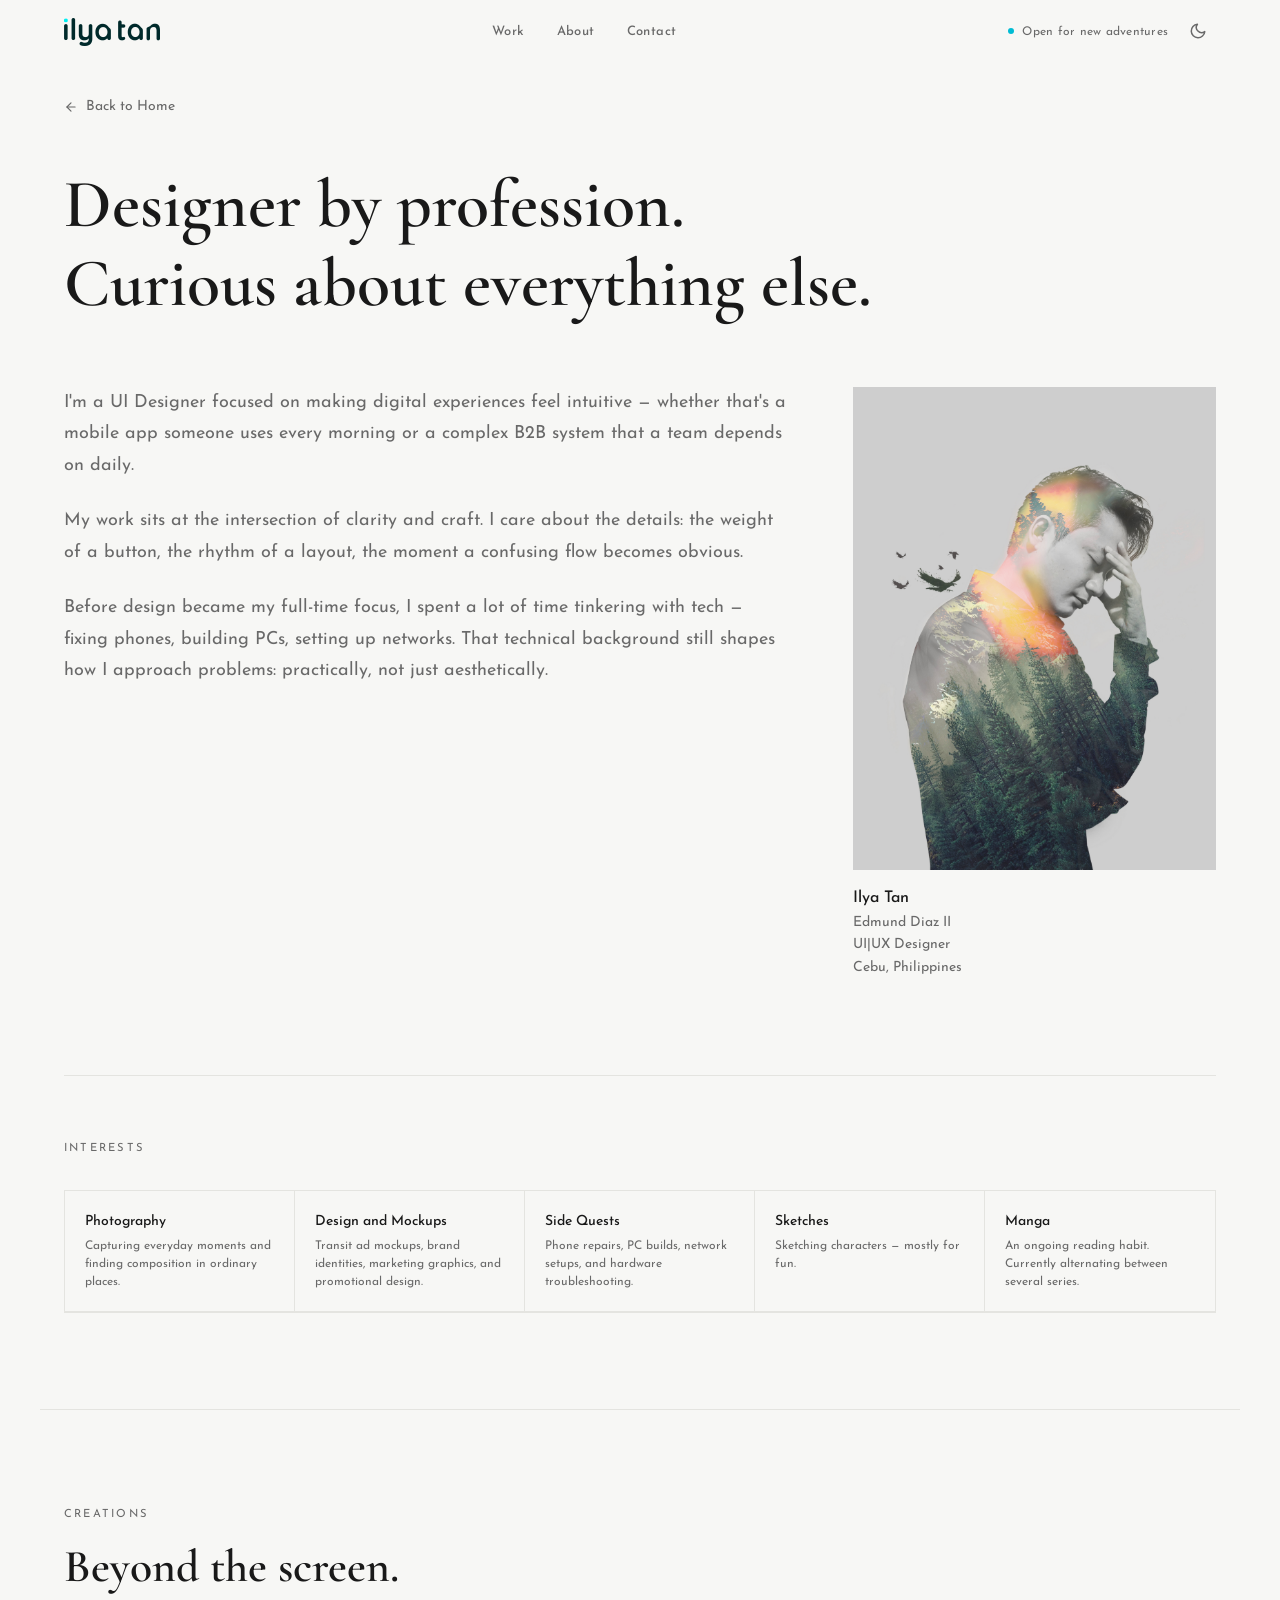
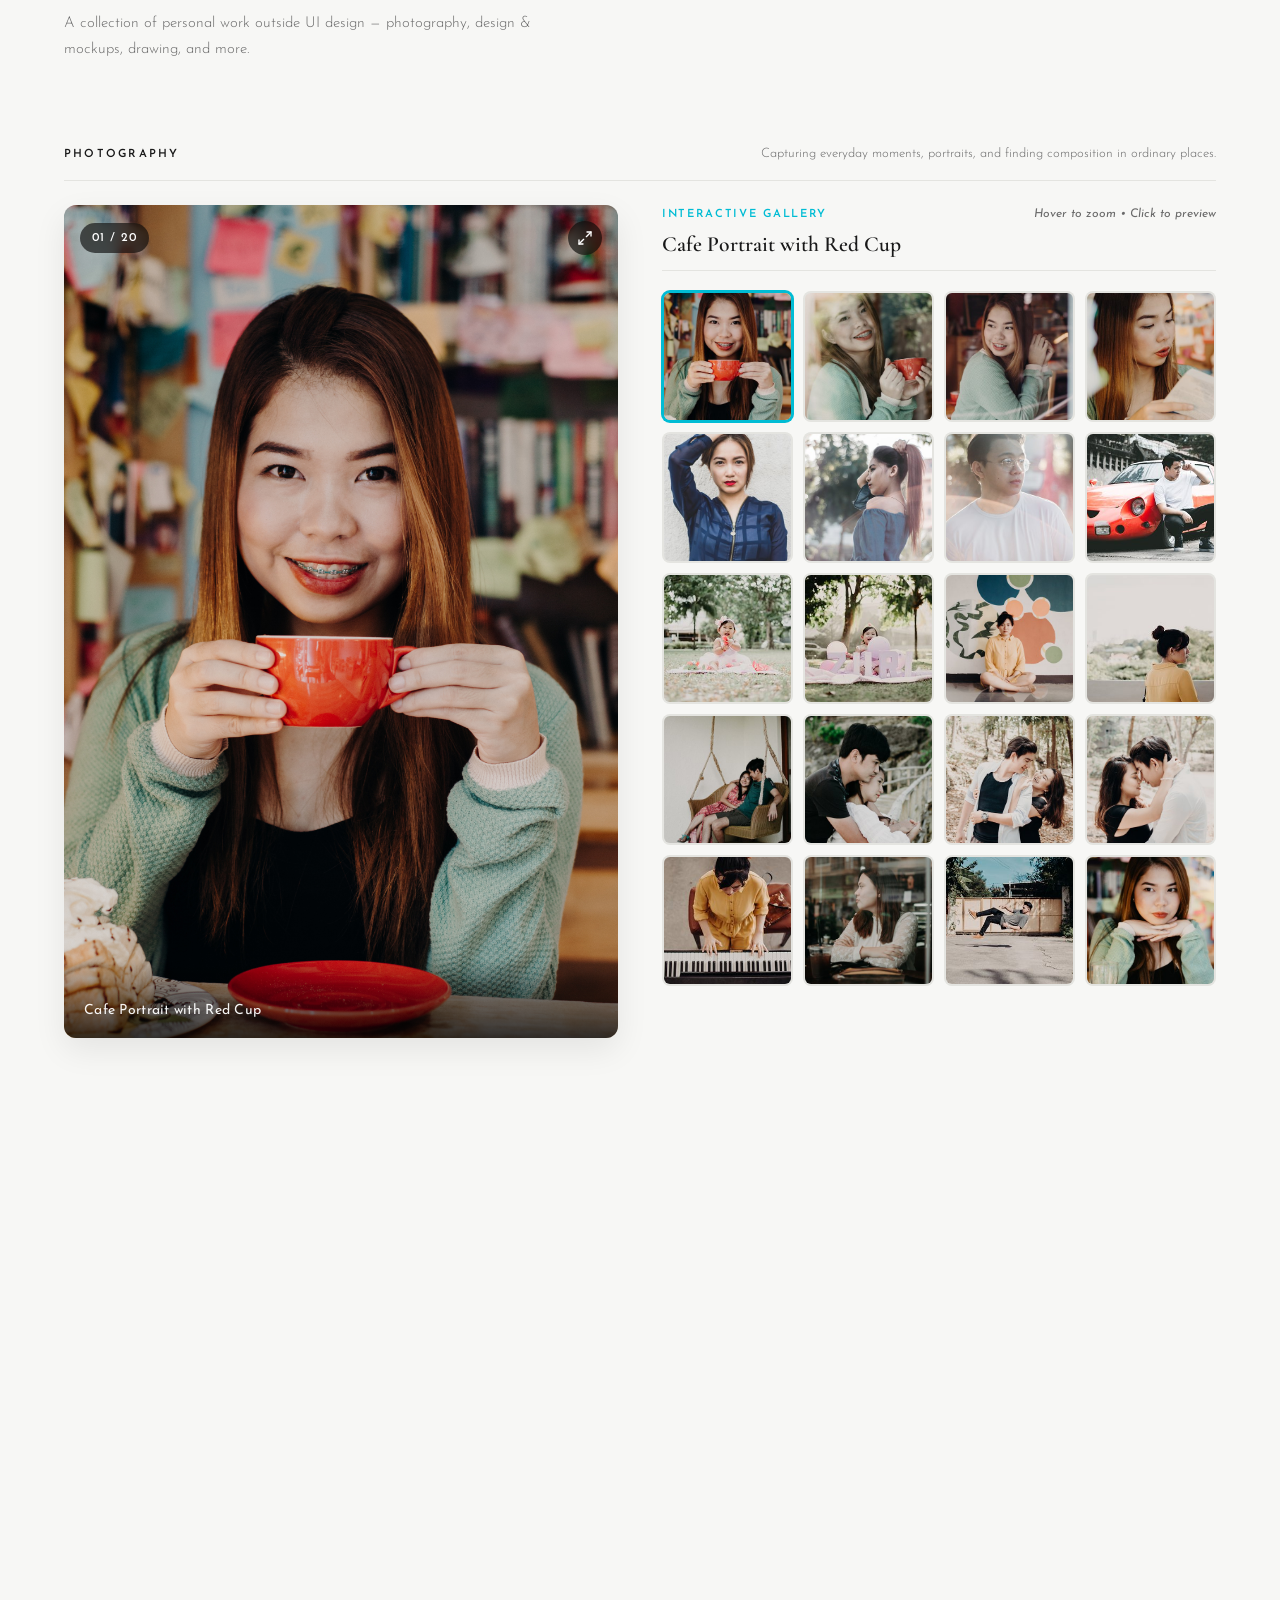
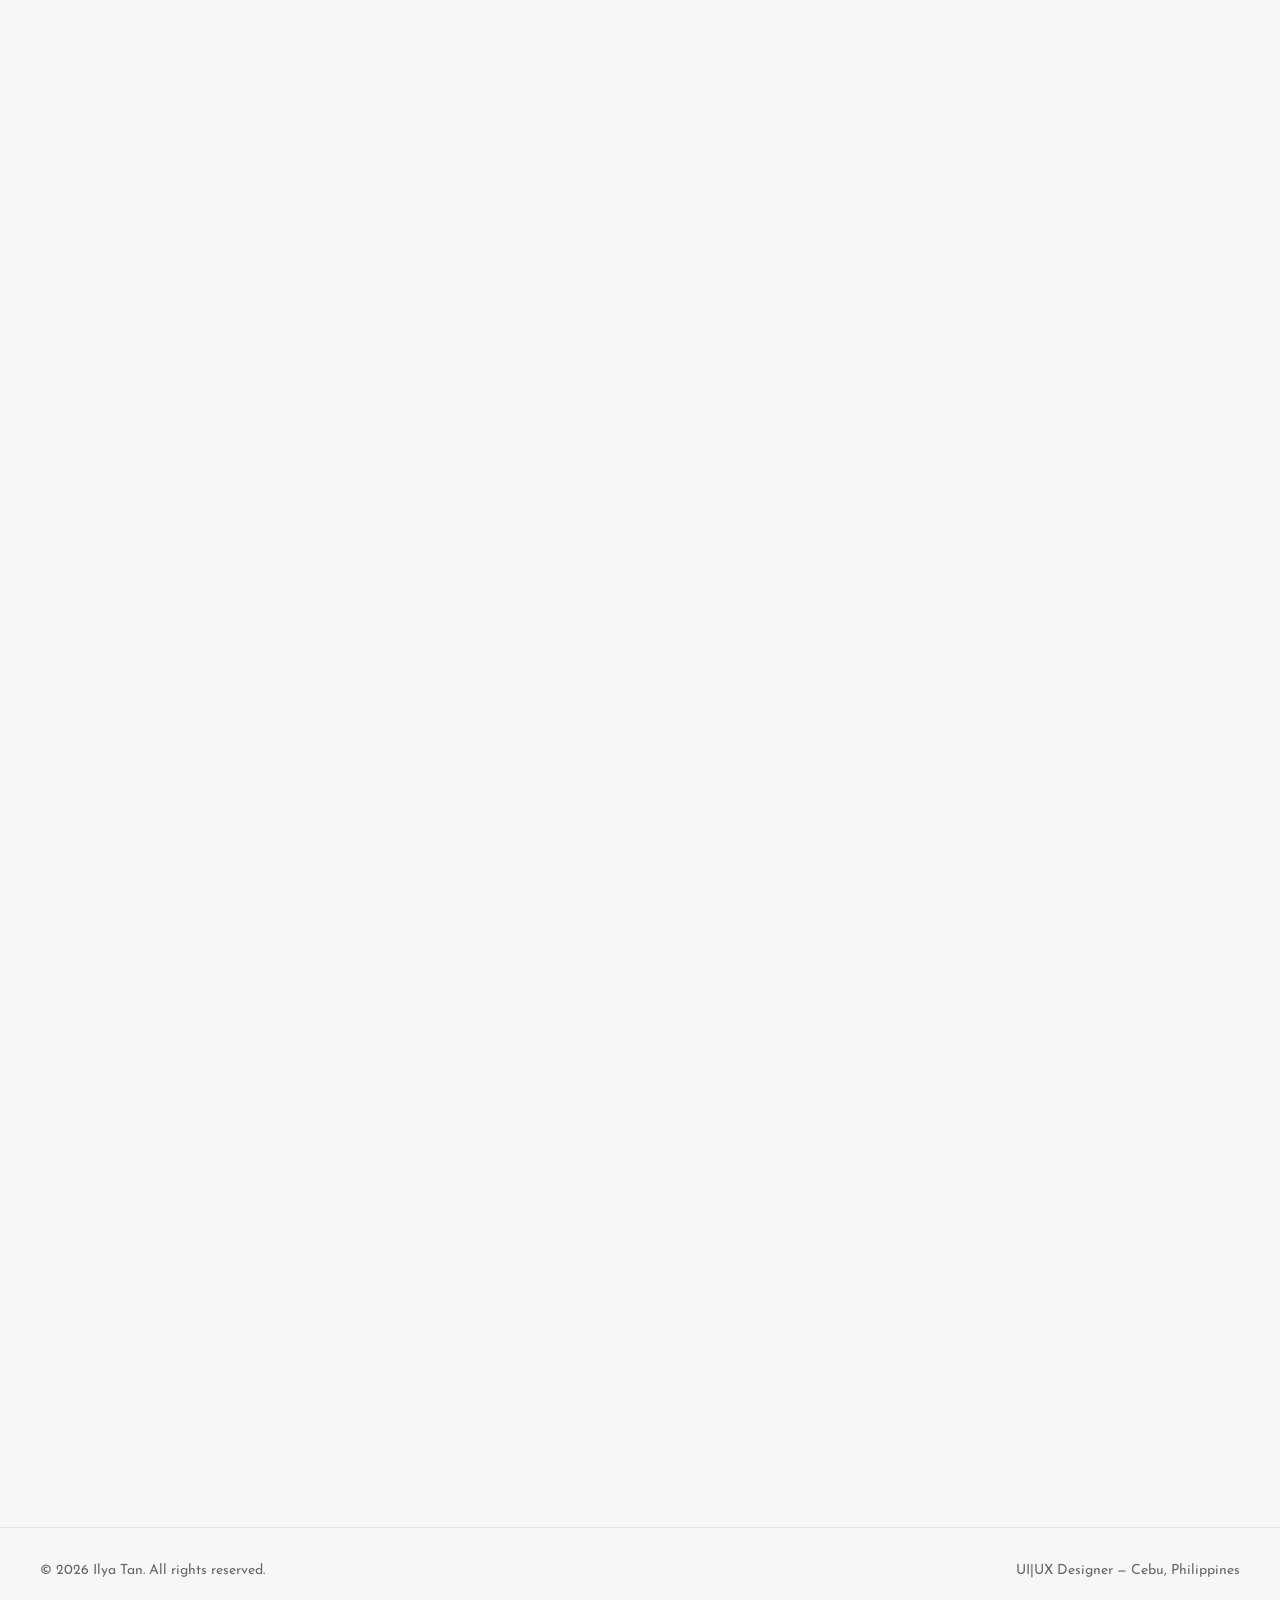
<file: pages/about.html>
<!doctype html>
<html lang="en" data-theme="light">
<head>
  <meta charset="UTF-8">
  <link rel="icon" type="image/svg+xml" href="../images/favicon.svg?v=2">
  <link rel="shortcut icon" href="../images/favicon.svg?v=2">
  <link rel="alternate icon" type="image/png" href="../images/favicon.png?v=2">
  <meta name="viewport" content="width=device-width, initial-scale=1.0">
  <meta name="description" content="About Ilya Tan — UI|UX Designer based in Manila, Philippines">
  <title>About — Ilya Tan — UI|UX Designer</title>
  <link rel="preconnect" href="https://fonts.googleapis.com">
  <link rel="preconnect" href="https://fonts.gstatic.com" crossorigin>
  <link href="https://fonts.googleapis.com/css2?family=Cormorant+Garamond:ital,wght@0,400;0,500;0,600;0,700;1,400;1,600;1,700&family=Josefin+Sans:ital,wght@0,300;0,400;0,500;0,600;0,700;1,300;1,400&display=swap" rel="stylesheet">
  <link rel="stylesheet" href="../css/style.css">
  <script>
    (function() {
      var saved = localStorage.getItem('theme');
      var prefersDark = window.matchMedia('(prefers-color-scheme: dark)').matches;
      var theme = (saved === 'dark' || saved === 'light') ? saved : (prefersDark ? 'dark' : 'light');
      document.documentElement.setAttribute('data-theme', theme);
    })();
  </script>
</head>
<body>
  <div id="root"></div>
  <script src="../js/main.js"></script>
</body>
</html>
</file>
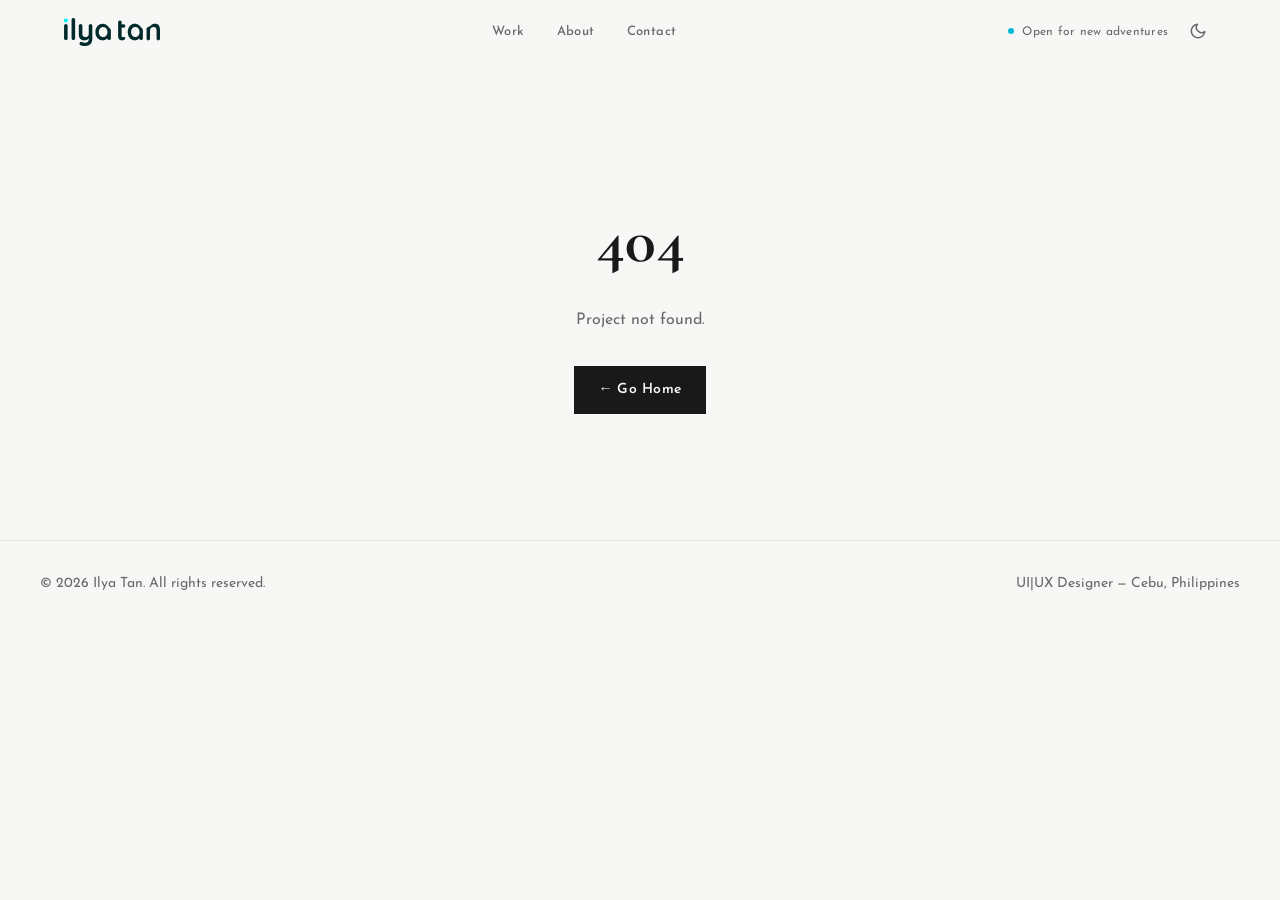
<file: pages/work-detail.html>
<!doctype html>
<html lang="en" data-theme="light">
<head>
  <meta charset="UTF-8">
  <link rel="icon" type="image/svg+xml" href="../images/favicon.svg?v=2">
  <link rel="shortcut icon" href="../images/favicon.svg?v=2">
  <link rel="alternate icon" type="image/png" href="../images/favicon.png?v=2">
  <meta name="viewport" content="width=device-width, initial-scale=1.0">
  <meta name="description" content="Project Case Study — Ilya Tan UI|UX Designer">
  <title>Work — Ilya Tan — UI|UX Designer</title>
  <link rel="preconnect" href="https://fonts.googleapis.com">
  <link rel="preconnect" href="https://fonts.gstatic.com" crossorigin>
  <link href="https://fonts.googleapis.com/css2?family=Cormorant+Garamond:ital,wght@0,400;0,500;0,600;0,700;1,400;1,600;1,700&family=Josefin+Sans:ital,wght@0,300;0,400;0,500;0,600;0,700;1,300;1,400&display=swap" rel="stylesheet">
  <link rel="stylesheet" href="../css/style.css">
  <script>
    (function() {
      var saved = localStorage.getItem('theme');
      var prefersDark = window.matchMedia('(prefers-color-scheme: dark)').matches;
      var theme = (saved === 'dark' || saved === 'light') ? saved : (prefersDark ? 'dark' : 'light');
      document.documentElement.setAttribute('data-theme', theme);
    })();
  </script>
</head>
<body>
  <div id="root"></div>
  <script src="../js/main.js"></script>
</body>
</html>
</file>
<file: css/style.css>
/* ============================================================
   ILYA TAN — UI Designer Portfolio
   Main Stylesheet
   ============================================================ */

/* ── Google Fonts ─────────────────────────────────────────── */
@import url('https://fonts.googleapis.com/css2?family=Cormorant+Garamond:ital,wght@0,400;0,500;0,600;0,700;1,400;1,600;1,700&family=Josefin+Sans:ital,wght@0,300;0,400;0,500;0,600;0,700;1,300;1,400&display=swap');

/* ── CSS Variables ────────────────────────────────────────── */
:root {
  --bg: #F7F7F5;
  --text-primary: #191919;
  --text-secondary: #696969;
  --border: #E4E4E0;
  --teal: #00BCD4;
  --transition: 0.3s ease;
}

[data-theme="dark"] {
  --bg: #151515;
  --text-primary: #F5F5F2;
  --text-secondary: #A8A8A3;
  --border: #333333;
}

/* ── Reset & Base ─────────────────────────────────────────── */
*, *::before, *::after {
  box-sizing: border-box;
  margin: 0;
  padding: 0;
}

html {
  scroll-behavior: smooth;
  font-size: 16px;
}

body {
  font-family: 'Josefin Sans', system-ui, -apple-system, sans-serif;
  background-color: var(--bg);
  color: var(--text-primary);
  line-height: 1.6;
  -webkit-font-smoothing: antialiased;
  -moz-osx-font-smoothing: grayscale;
  overflow-x: hidden;
  transition: background-color var(--transition), color var(--transition);
}

a {
  text-decoration: none;
  color: inherit;
}

img {
  max-width: 100%;
  display: block;
}

button {
  font-family: inherit;
  cursor: pointer;
  border: none;
  background: none;
  color: inherit;
}

ul {
  list-style: none;
}

/* ── Scrollbar ────────────────────────────────────────────── */
::-webkit-scrollbar { width: 6px; }
::-webkit-scrollbar-track { background: transparent; }
::-webkit-scrollbar-thumb { background: var(--border); border-radius: 3px; }

/* ── Typography helpers ───────────────────────────────────── */
.font-display {
  font-family: 'Cormorant Garamond', Georgia, serif;
}

/* ── Layout ───────────────────────────────────────────────── */
.container {
  max-width: 1200px;
  margin: 0 auto;
  padding: 0 1.5rem;
}

/* ── Focus ────────────────────────────────────────────────── */
:focus-visible {
  outline: 2px solid var(--teal);
  outline-offset: 2px;
  border-radius: 2px;
}

/* ============================================================
   NAVIGATION
   ============================================================ */
.nav {
  position: fixed;
  top: 0;
  left: 0;
  right: 0;
  z-index: 100;
  transition: background-color var(--transition), border-color var(--transition);
}

.nav.scrolled {
  background-color: var(--bg);
  border-bottom: 1px solid var(--border);
  backdrop-filter: blur(8px);
  -webkit-backdrop-filter: blur(8px);
}

.nav__inner {
  max-width: 1200px;
  margin: 0 auto;
  padding: 0 1.5rem;
  height: 64px;
  display: flex;
  align-items: center;
  justify-content: space-between;
}

.nav__logo img {
  height: 28px;
  width: auto;
  display: block;
}

/* Dual logo: light/dark mode switching */
.nav__logo .logo-light { display: block; }
.nav__logo .logo-dark  { display: none; }

[data-theme="dark"] .nav__logo .logo-light { display: none; }
[data-theme="dark"] .nav__logo .logo-dark  { display: block; }

/* Available badge in nav */
.nav__available {
  display: inline-flex;
  align-items: center;
  gap: 0.5rem;
  font-size: 0.75rem;
  color: var(--text-secondary);
  letter-spacing: 0.02em;
  line-height: 1;
}

.nav__available span {
  display: inline-block;
  line-height: 1;
  position: relative;
}

.nav__available-dot {
  width: 6px;
  height: 6px;
  border-radius: 50%;
  background-color: var(--teal);
  flex-shrink: 0;
  position: relative;
  top: -1px; /* Optical center alignment with text */
  animation: pulse 2.5s ease-in-out infinite;
}

@keyframes pulse {
  0%, 100% { opacity: 1; }
  50% { opacity: 0.4; }
}

.nav__right {
  display: flex;
  align-items: center;
  gap: 0.75rem;
}

.nav__links {
  display: flex;
  align-items: center;
  gap: 2rem;
}

.nav__links a {
  font-size: 0.8125rem;
  font-weight: 500;
  color: var(--text-secondary);
  transition: color 0.2s ease;
  letter-spacing: 0.03em;
}

.nav__links a:hover {
  color: var(--text-primary);
}

.nav__theme-btn {
  display: flex;
  align-items: center;
  justify-content: center;
  width: 36px;
  height: 36px;
  border-radius: 50%;
  color: var(--text-secondary);
  transition: color 0.2s ease;
}

.nav__theme-btn:hover {
  color: var(--text-primary);
}

.nav__theme-btn svg {
  width: 18px;
  height: 18px;
  stroke: currentColor;
  fill: none;
  stroke-width: 2;
  stroke-linecap: round;
  stroke-linejoin: round;
}

.nav__hamburger {
  display: none;
  flex-direction: column;
  gap: 5px;
  padding: 8px;
  color: var(--text-secondary);
}

.nav__hamburger svg {
  width: 20px;
  height: 20px;
  stroke: currentColor;
  fill: none;
  stroke-width: 2;
  stroke-linecap: round;
}

.nav__mobile-menu {
  display: none;
  flex-direction: column;
  background-color: var(--bg);
  border-bottom: 1px solid var(--border);
  padding: 0.5rem 1.5rem 1.5rem;
}

.nav__mobile-menu.open {
  display: flex;
}

.nav__mobile-menu a {
  display: block;
  padding: 0.875rem 0;
  font-size: 1rem;
  font-weight: 500;
  color: var(--text-secondary);
  border-bottom: 1px solid var(--border);
  transition: color 0.2s ease;
}

.nav__mobile-menu a:last-child {
  border-bottom: none;
}

.nav__mobile-menu a:hover {
  color: var(--text-primary);
}

@media (max-width: 767px) {
  .nav__links {
    display: none;
  }
  .nav__hamburger {
    display: flex;
  }
  .nav__right .nav__available {
    display: none;
  }
}

/* ============================================================
   ANIMATIONS — Fade In Up
   ============================================================ */
.fade-in {
  opacity: 0;
  transform: translateY(24px);
  transition: opacity 0.65s ease, transform 0.65s ease;
}

.fade-in.visible {
  opacity: 1;
  transform: translateY(0);
}

@media (prefers-reduced-motion: reduce) {
  .fade-in {
    opacity: 1;
    transform: none;
    transition: none;
  }
}

/* ── Delay helpers ───────────────────────────────────────── */
.delay-100 { transition-delay: 100ms; }
.delay-200 { transition-delay: 200ms; }
.delay-300 { transition-delay: 300ms; }
.delay-400 { transition-delay: 400ms; }
.delay-500 { transition-delay: 500ms; }
.delay-600 { transition-delay: 600ms; }
.delay-700 { transition-delay: 700ms; }

/* ============================================================
   HERO SECTION
   ============================================================ */
.hero {
  position: relative;
  min-height: 100vh;
  display: flex;
  align-items: center;
  overflow: hidden;
  background-color: var(--bg);
}

.hero__content {
  max-width: 1200px;
  margin: 0 auto;
  width: 100%;
  padding: 7rem 1.5rem 6rem;
  position: relative;
  z-index: 1;
}

.hero__label-row {
  font-size: 0.7rem;
  letter-spacing: 0.2em;
  text-transform: uppercase;
  color: var(--text-secondary);
  margin-bottom: 2rem;
  display: flex;
  align-items: center;
  gap: 0.5rem;
  font-weight: 400;
}

.hero__name {
  font-family: 'Josefin Sans', system-ui, sans-serif;
  font-size: clamp(3rem, 8.5vw, 6.5rem);
  font-weight: 700;
  color: var(--text-primary);
  line-height: 1.0;
  margin-bottom: 2rem;
  max-width: 780px;
  letter-spacing: -0.01em;
}

.hero__name em {
  font-family: 'Cormorant Garamond', Georgia, serif;
  font-style: italic;
  color: var(--text-secondary);
  font-weight: 400;
}

.hero__headline {
  font-size: 0.9375rem;
  color: var(--text-secondary);
  max-width: 400px;
  line-height: 1.8;
  margin-bottom: 2.5rem;
  font-weight: 300;
}

.hero__ctas {
  display: flex;
  flex-wrap: wrap;
  gap: 1rem;
}

/* ── Decorative Circles ───────────────────────────────────── */
.hero__deco {
  position: absolute;
  right: -10vw;
  top: 50%;
  transform: translateY(-50%);
  width: clamp(300px, 48vw, 620px);
  height: clamp(300px, 48vw, 620px);
  pointer-events: none;
  z-index: 0;
}

.hero__deco-outer {
  position: absolute;
  inset: 0;
  border-radius: 50%;
  border: 1px solid var(--border);
  opacity: 0.5;
}

.hero__deco-mid {
  position: absolute;
  inset: 8%;
  border-radius: 50%;
  border: 1px solid var(--border);
  opacity: 0.35;
}

.hero__deco-filled {
  position: absolute;
  inset: 20%;
  border-radius: 50%;
  background-color: #EAEAF4;
  opacity: 0.8;
}

[data-theme="dark"] .hero__deco-filled {
  background-color: #1C1C2A;
  opacity: 0.6;
}

/* ── Scroll To Explore ────────────────────────────────────── */
.hero__scroll {
  position: absolute;
  bottom: 2.5rem;
  left: 1.5rem;
  display: flex;
  align-items: center;
  gap: 0.75rem;
  font-size: 0.65rem;
  letter-spacing: 0.22em;
  text-transform: uppercase;
  color: var(--text-secondary);
  z-index: 2;
  font-weight: 400;
  animation: scrollSway 2.8s ease-in-out infinite;
}

.hero__scroll-arrow {
  display: inline-block;
  font-size: 0.8rem;
}

@keyframes scrollSway {
  0%, 100% { transform: translateX(0); }
  50%       { transform: translateX(10px); }
}

@media (min-width: 1024px) {
  .hero__content {
    max-width: 1200px;
  }
}

@media (max-width: 767px) {
  .hero__deco {
    right: -20vw;
    opacity: 0.4;
  }
  .hero__scroll {
    left: 1rem;
    bottom: 1.5rem;
  }
}


/* ============================================================
   SECTION COMMON
   ============================================================ */
.section {
  padding: 6rem 1.5rem;
}

.section--bordered {
  border-top: 1px solid var(--border);
}

.section__eyebrow {
  font-size: 0.7rem;
  text-transform: uppercase;
  letter-spacing: 0.2em;
  color: var(--text-secondary);
  margin-bottom: 1rem;
  font-weight: 400;
}

.section__heading {
  font-family: 'Cormorant Garamond', Georgia, serif;
  font-size: clamp(2rem, 4.5vw, 2.85rem);
  font-weight: 600;
  color: var(--text-primary);
  line-height: 1.2;
}

/* ── Buttons ──────────────────────────────────────────────── */
.btn-primary {
  display: inline-flex;
  align-items: center;
  gap: 0.5rem;
  padding: 0.75rem 1.5rem;
  background-color: var(--text-primary);
  color: var(--bg);
  border: 1px solid var(--text-primary);
  font-size: 0.875rem;
  font-weight: 600;
  transition: background-color 0.25s ease, color 0.25s ease, border-color 0.25s ease;
  white-space: nowrap;
  font-family: 'Josefin Sans', sans-serif;
  letter-spacing: 0.03em;
}

.btn-primary:hover {
  background-color: var(--teal);
  border-color: var(--teal);
  color: #ffffff;
}

.btn-secondary {
  display: inline-flex;
  align-items: center;
  gap: 0.5rem;
  padding: 0.75rem 1.5rem;
  border: 1px solid var(--border);
  color: var(--text-secondary);
  font-size: 0.875rem;
  font-weight: 500;
  transition: color 0.25s ease, border-color 0.25s ease;
  white-space: nowrap;
  font-family: 'Josefin Sans', sans-serif;
}

.btn-secondary:hover {
  color: var(--teal);
  border-color: var(--teal);
}

.btn-icon {
  width: 16px;
  height: 16px;
  stroke: currentColor;
  fill: none;
  stroke-width: 2;
  stroke-linecap: round;
  stroke-linejoin: round;
  flex-shrink: 0;
}

/* ============================================================
   WORK SECTION
   ============================================================ */
.work-header {
  display: flex;
  align-items: baseline;
  justify-content: space-between;
  margin-bottom: 4rem;
}

.work-count {
  font-size: 0.875rem;
  color: var(--text-secondary);
}

/* Featured grid */
.work-grid-featured {
  display: grid;
  grid-template-columns: 1fr;
  gap: 2rem;
  margin-bottom: 2rem;
}

.work-grid-featured__secondary {
  display: flex;
  flex-direction: column;
  gap: 2rem;
}

@media (min-width: 640px) {
  .work-grid-featured__secondary {
    display: grid;
    grid-template-columns: repeat(2, 1fr);
    gap: 2rem;
  }
}

@media (min-width: 1024px) {
  .work-grid-featured {
    grid-template-columns: 7fr 5fr;
  }
  .work-grid-featured__secondary {
    display: flex;
    flex-direction: column;
    gap: 2rem;
  }
}

/* Rest grid */
.work-grid-rest {
  display: grid;
  grid-template-columns: 1fr;
  gap: 2rem;
}

@media (min-width: 640px) {
  .work-grid-rest {
    grid-template-columns: repeat(2, 1fr);
  }
}

/* ── Project Card ─────────────────────────────────────────── */
.project-card {
  display: block;
  cursor: pointer;
}

.project-card__image-wrap {
  position: relative;
  overflow: hidden;
  background-color: var(--border);
  aspect-ratio: 3/2;
}

.project-card--large .project-card__image-wrap {
  aspect-ratio: 4/3;
}

.project-card__image-wrap img {
  width: 100%;
  height: 100%;
  object-fit: cover;
  transition: transform 0.7s ease;
}

.project-card:hover .project-card__image-wrap img {
  transform: scale(1.05);
}

.project-card__overlay {
  position: absolute;
  inset: 0;
  background: rgba(0,0,0,0);
  transition: background 0.3s ease;
}

.project-card:hover .project-card__overlay {
  background: rgba(0,0,0,0.08);
}

.project-card__placeholder {
  width: 100%;
  height: 100%;
  display: flex;
  align-items: center;
  justify-content: center;
  color: var(--text-secondary);
  font-size: 0.875rem;
}

.project-card__badge {
  position: absolute;
  top: 1rem;
  left: 1rem;
  font-size: 0.75rem;
  font-weight: 500;
  padding: 0.25rem 0.75rem;
  background-color: var(--bg);
  color: var(--text-secondary);
  border-radius: 999px;
}

.project-card__info {
  margin-top: 1rem;
}

.project-card__meta {
  display: flex;
  align-items: flex-start;
  justify-content: space-between;
  gap: 1rem;
}

.project-card__title {
  font-size: 1.125rem;
  font-weight: 600;
  color: var(--text-primary);
  transition: color 0.2s ease;
  line-height: 1.3;
}

.project-card--large .project-card__title {
  font-size: 1.25rem;
}

.project-card:hover .project-card__title {
  color: var(--teal);
}

.project-card__desc {
  font-size: 0.875rem;
  color: var(--text-secondary);
  margin-top: 0.25rem;
  display: -webkit-box;
  -webkit-line-clamp: 2;
  -webkit-box-orient: vertical;
  overflow: hidden;
}

.project-card__year {
  font-size: 0.75rem;
  color: var(--text-secondary);
  flex-shrink: 0;
  margin-top: 0.125rem;
}

.project-card__tags {
  display: flex;
  flex-wrap: wrap;
  gap: 0.5rem;
  margin-top: 0.75rem;
}

.project-card__tag {
  font-size: 0.75rem;
  padding: 0.125rem 0.5rem;
  border: 1px solid var(--border);
  color: var(--text-secondary);
  border-radius: 3px;
}

/* ============================================================
   ABOUT TEASER
   ============================================================ */
.about-teaser {
  display: grid;
  grid-template-columns: 1fr;
  gap: 4rem;
  align-items: center;
}

@media (min-width: 1024px) {
  .about-teaser {
    grid-template-columns: repeat(2, 1fr);
  }
}

.about-teaser__read-more {
  display: inline-flex;
  align-items: center;
  gap: 0.5rem;
  font-size: 0.875rem;
  font-weight: 500;
  color: var(--text-primary);
  border-bottom: 1px solid var(--text-primary);
  padding-bottom: 2px;
  transition: color 0.2s ease, border-color 0.2s ease;
}

.about-teaser__read-more:hover {
  color: var(--teal);
  border-color: var(--teal);
}

.about-teaser__read-more svg {
  width: 14px;
  height: 14px;
  stroke: currentColor;
  fill: none;
  stroke-width: 2;
  stroke-linecap: round;
  stroke-linejoin: round;
}

.interest-cards {
  display: grid;
  grid-template-columns: repeat(2, 1fr);
  gap: 0.75rem;
}

.interest-card {
  padding: 1.25rem;
  border: 1px solid var(--border);
  transition: border-color 0.3s ease;
}

.interest-card:hover {
  border-color: var(--teal);
}

.interest-card p {
  font-size: 0.875rem;
  font-weight: 500;
  color: var(--text-primary);
}

/* ============================================================
   CONTACT SECTION
   ============================================================ */
.contact-body {
  color: var(--text-secondary);
  max-width: 400px;
  margin-bottom: 3rem;
  line-height: 1.7;
}

.contact-links {
  display: flex;
  flex-wrap: wrap;
  gap: 1rem;
}

.contact-link {
  display: inline-flex;
  align-items: center;
  gap: 0.75rem;
  padding: 1rem 1.5rem;
  font-size: 0.875rem;
  font-weight: 500;
  transition: background-color 0.25s ease, color 0.25s ease, border-color 0.25s ease;
}

.contact-link--primary {
  background-color: var(--text-primary);
  color: var(--bg);
  border: 1px solid var(--text-primary);
}

.contact-link--primary:hover {
  background-color: var(--teal);
  border-color: var(--teal);
  color: #ffffff;
}

.contact-link--secondary {
  border: 1px solid var(--border);
  color: var(--text-secondary);
  transition: color 0.25s ease, border-color 0.25s ease;
}

.contact-link--secondary:hover {
  color: var(--teal);
  border-color: var(--teal);
}

.contact-link svg {
  width: 16px;
  height: 16px;
  stroke: currentColor;
  fill: none;
  stroke-width: 2;
  stroke-linecap: round;
  stroke-linejoin: round;
  flex-shrink: 0;
}

/* ============================================================
   FOOTER
   ============================================================ */
footer {
  border-top: 1px solid var(--border);
  padding: 2rem 1.5rem;
}

.footer__inner {
  max-width: 1200px;
  margin: 0 auto;
  display: flex;
  flex-direction: column;
  gap: 0.5rem;
  align-items: center;
  justify-content: space-between;
}

.footer__inner p {
  font-size: 0.875rem;
  color: var(--text-secondary);
}

@media (min-width: 640px) {
  .footer__inner {
    flex-direction: row;
  }
}

/* ============================================================
   ABOUT PAGE
   ============================================================ */
.about-page {
  padding-top: 6rem;
}

.back-link {
  display: inline-flex;
  align-items: center;
  gap: 0.5rem;
  font-size: 0.875rem;
  color: var(--text-secondary);
  margin-bottom: 3rem;
  transition: color 0.2s ease;
}

.back-link:hover { color: var(--text-primary); }

.back-link svg {
  width: 14px;
  height: 14px;
  stroke: currentColor;
  fill: none;
  stroke-width: 2;
  stroke-linecap: round;
  stroke-linejoin: round;
}

.about-heading {
  font-family: 'Cormorant Garamond', Georgia, serif;
  font-size: clamp(2.75rem, 6.5vw, 4.25rem);
  font-weight: 600;
  color: var(--text-primary);
  line-height: 1.15;
  margin-bottom: 4rem;
  white-space: pre-line;
}

.about-bio {
  display: grid;
  grid-template-columns: 1fr;
  gap: 4rem;
  margin-bottom: 6rem;
}

@media (min-width: 1024px) {
  .about-bio {
    grid-template-columns: 2fr 1fr;
  }
}

.about-bio__text p {
  font-size: 1.125rem;
  color: var(--text-secondary);
  line-height: 1.75;
  margin-bottom: 1.5rem;
}

.about-profile__photo {
  aspect-ratio: 3/4;
  background-color: var(--border);
  overflow: hidden;
  display: flex;
  align-items: center;
  justify-content: center;
  position: relative;
}

.about-profile__photo img {
  width: 100%;
  height: 100%;
  object-fit: cover;
  transition: transform 0.6s ease;
}

.about-profile__photo:hover img {
  transform: scale(1.04);
}

.about-profile__info {
  margin-top: 1rem;
}

.about-profile__info p {
  font-size: 0.875rem;
  color: var(--text-secondary);
}

.about-profile__info p:first-child {
  font-weight: 500;
  color: var(--text-primary);
  font-size: 1rem;
}

.interests-grid {
  display: grid;
  grid-template-columns: repeat(2, 1fr);
  gap: 0;
  border: 1px solid var(--border);
}

@media (min-width: 640px) {
  .interests-grid {
    grid-template-columns: repeat(3, 1fr);
  }
}

@media (min-width: 1024px) {
  .interests-grid {
    grid-template-columns: repeat(5, 1fr);
  }
}

.interests-grid__item {
  padding: 1.25rem;
  border-right: 1px solid var(--border);
  border-bottom: 1px solid var(--border);
}

.interests-grid__item:nth-child(2n) {
  border-right: none;
}

@media (min-width: 640px) {
  .interests-grid__item:nth-child(2n) { border-right: 1px solid var(--border); }
  .interests-grid__item:nth-child(3n) { border-right: none; }
}

@media (min-width: 1024px) {
  .interests-grid__item:nth-child(3n) { border-right: 1px solid var(--border); }
  .interests-grid__item:nth-child(5n) { border-right: none; }
}

.interests-grid__label {
  font-size: 0.875rem;
  font-weight: 500;
  color: var(--text-primary);
  margin-bottom: 0.25rem;
}

.interests-grid__desc {
  font-size: 0.75rem;
  color: var(--text-secondary);
  line-height: 1.5;
}

/* Beyond the screen gallery */
.beyond-section {
  border-top: 1px solid var(--border);
  padding: 6rem 1.5rem;
}

.beyond-category {
  margin-bottom: 4rem;
}

.beyond-category__label {
  font-size: 0.75rem;
  font-weight: 500;
  text-transform: uppercase;
  letter-spacing: 0.12em;
  color: var(--text-secondary);
  margin-bottom: 1.5rem;
}

.beyond-gallery {
  display: grid;
  grid-template-columns: repeat(2, 1fr);
  gap: 0.75rem;
}

@media (min-width: 640px) {
  .beyond-gallery {
    grid-template-columns: repeat(3, 1fr);
  }
}

@media (min-width: 1024px) {
  .beyond-gallery {
    grid-template-columns: repeat(4, 1fr);
  }
}

.beyond-gallery__item {
  aspect-ratio: 1/1;
  overflow: hidden;
  background-color: var(--border);
  cursor: pointer;
  position: relative;
  display: flex;
  align-items: center;
  justify-content: center;
}

.beyond-gallery__item img {
  width: 100%;
  height: 100%;
  object-fit: cover;
  transition: transform 0.5s ease;
}

.beyond-gallery__item:hover img {
  transform: scale(1.05);
}

/* ============================================================
   WORK DETAIL PAGE
   ============================================================ */
.work-detail {
  padding-top: 6rem;
}

.work-detail__hero {
  margin-bottom: 5rem;
}

.work-detail__meta-row {
  display: flex;
  align-items: flex-start;
  justify-content: space-between;
  gap: 2rem;
  margin-bottom: 2rem;
  flex-wrap: wrap;
}

.work-detail__title {
  font-family: 'Cormorant Garamond', Georgia, serif;
  font-size: clamp(2.25rem, 5.5vw, 3.75rem);
  font-weight: 600;
  color: var(--text-primary);
  line-height: 1.1;
}

.work-detail__info-row {
  display: flex;
  flex-wrap: wrap;
  gap: 2rem;
  margin-bottom: 2rem;
}

.work-detail__info-item label {
  display: block;
  font-size: 0.75rem;
  text-transform: uppercase;
  letter-spacing: 0.1em;
  color: var(--text-secondary);
  margin-bottom: 0.25rem;
}

.work-detail__info-item span {
  font-size: 0.875rem;
  font-weight: 500;
  color: var(--text-primary);
}

.work-detail__tags {
  display: flex;
  flex-wrap: wrap;
  gap: 0.5rem;
  margin-bottom: 2.5rem;
}

.work-detail__tag {
  font-size: 0.75rem;
  padding: 0.25rem 0.75rem;
  border: 1px solid var(--border);
  color: var(--text-secondary);
  border-radius: 3px;
}

.work-detail__cover {
  width: 100%;
  aspect-ratio: 16/7;
  background-color: var(--border);
  overflow: hidden;
}

.work-detail__cover img {
  width: 100%;
  height: 100%;
  object-fit: cover;
}

.work-detail__cover-placeholder {
  width: 100%;
  height: 100%;
  display: flex;
  align-items: center;
  justify-content: center;
  color: var(--text-secondary);
  font-size: 0.875rem;
}

/* Case study */
.case-study {
  max-width: 800px;
  margin-bottom: 5rem;
}

.case-section {
  margin-bottom: 3rem;
  padding-bottom: 3rem;
  border-bottom: 1px solid var(--border);
}

.case-section:last-child {
  border-bottom: none;
}

.case-section__title {
  font-size: 0.75rem;
  text-transform: uppercase;
  letter-spacing: 0.12em;
  color: var(--text-secondary);
  margin-bottom: 0.75rem;
}

.case-section__content {
  font-size: 1.0625rem;
  color: var(--text-secondary);
  line-height: 1.8;
}

/* Gallery */
.work-gallery {
  margin-bottom: 5rem;
}

.work-gallery__heading {
  font-size: 0.75rem;
  text-transform: uppercase;
  letter-spacing: 0.12em;
  color: var(--text-secondary);
  margin-bottom: 1.5rem;
}

.work-gallery__grid {
  display: grid;
  grid-template-columns: repeat(2, 1fr);
  gap: 1rem;
}

@media (min-width: 640px) {
  .work-gallery__grid {
    grid-template-columns: repeat(3, 1fr);
  }
}

.work-gallery__item {
  aspect-ratio: 4/3;
  background-color: var(--border);
  overflow: hidden;
  cursor: pointer;
  position: relative;
}

.work-gallery__item img {
  width: 100%;
  height: 100%;
  object-fit: cover;
  transition: transform 0.5s ease;
}

.work-gallery__item:hover img {
  transform: scale(1.04);
}

.work-gallery__caption {
  position: absolute;
  bottom: 0;
  left: 0;
  right: 0;
  padding: 1rem;
  background: linear-gradient(to top, rgba(0,0,0,0.6), transparent);
  color: white;
  font-size: 0.75rem;
  opacity: 0;
  transition: opacity 0.3s ease;
}

.work-gallery__item:hover .work-gallery__caption {
  opacity: 1;
}

/* Next project */
.next-project {
  border-top: 1px solid var(--border);
  padding: 3rem 0;
}

.next-project__label {
  font-size: 0.75rem;
  text-transform: uppercase;
  letter-spacing: 0.12em;
  color: var(--text-secondary);
  margin-bottom: 0.75rem;
}

.next-project__link {
  display: inline-flex;
  align-items: center;
  gap: 0.75rem;
  font-family: 'Cormorant Garamond', Georgia, serif;
  font-size: clamp(1.5rem, 3.5vw, 2.25rem);
  font-weight: 600;
  color: var(--text-primary);
  transition: color 0.2s ease;
}

.next-project__link:hover { color: var(--teal); }

.next-project__link svg {
  width: 24px;
  height: 24px;
  stroke: currentColor;
  fill: none;
  stroke-width: 2;
  stroke-linecap: round;
  stroke-linejoin: round;
}

/* ============================================================
   LIGHTBOX
   ============================================================ */
.lightbox {
  display: none;
  position: fixed;
  inset: 0;
  z-index: 200;
  background: rgba(0,0,0,0.92);
  align-items: center;
  justify-content: center;
}

.lightbox.open {
  display: flex;
}

.lightbox__close {
  position: absolute;
  top: 1rem;
  right: 1rem;
  padding: 0.5rem;
  color: rgba(255,255,255,0.8);
  transition: color 0.2s ease;
}

.lightbox__close:hover { color: white; }

.lightbox__close svg {
  width: 24px;
  height: 24px;
  stroke: currentColor;
  fill: none;
  stroke-width: 2;
  stroke-linecap: round;
}

.lightbox__prev,
.lightbox__next {
  position: absolute;
  top: 50%;
  transform: translateY(-50%);
  padding: 0.5rem;
  color: rgba(255,255,255,0.8);
  transition: color 0.2s ease;
}

.lightbox__prev { left: 1rem; }
.lightbox__next { right: 1rem; }

.lightbox__prev:hover,
.lightbox__next:hover { color: white; }

.lightbox__prev svg,
.lightbox__next svg {
  width: 28px;
  height: 28px;
  stroke: currentColor;
  fill: none;
  stroke-width: 2;
  stroke-linecap: round;
  stroke-linejoin: round;
}

.lightbox__content {
  max-width: min(90vw, 1000px);
  max-height: 85vh;
  display: flex;
  flex-direction: column;
  align-items: center;
  margin: 0 4rem;
}

.lightbox__img {
  max-width: 100%;
  max-height: 80vh;
  object-fit: contain;
  display: block;
}

.lightbox__caption {
  margin-top: 0.75rem;
  font-size: 0.875rem;
  color: rgba(255,255,255,0.6);
  text-align: center;
}

.lightbox__counter {
  position: absolute;
  bottom: 1rem;
  left: 50%;
  transform: translateX(-50%);
  font-size: 0.875rem;
  color: rgba(255,255,255,0.5);
}

/* ============================================================
   404 / NOT FOUND STATE
   ============================================================ */
.not-found {
  min-height: 60vh;
  display: flex;
  flex-direction: column;
  align-items: center;
  justify-content: center;
  text-align: center;
  padding: 2rem;
}

.not-found h1 {
  font-family: 'Cormorant Garamond', Georgia, serif;
  font-size: 4rem;
  font-weight: 700;
  color: var(--text-primary);
  margin-bottom: 1rem;
}

.not-found p {
  color: var(--text-secondary);
  margin-bottom: 2rem;
}


/* ============================================================
   RESUME / CONTACT LINK DISABLED STATE
   ============================================================ */
.contact-link--disabled {
  opacity: 0.45;
  cursor: not-allowed;
  pointer-events: none;
}

/* ============================================================
   SHOWCASE / BENTO GRID — About Page
   ============================================================ */
.showcase-section {
  border-top: 1px solid var(--border);
  padding: 6rem 1.5rem;
}

.showcase-section__intro {
  margin-bottom: 5rem;
}

.showcase-section__heading {
  font-family: 'Cormorant Garamond', Georgia, serif;
  font-size: clamp(2rem, 4.5vw, 2.85rem);
  font-weight: 600;
  color: var(--text-primary);
  line-height: 1.2;
  margin-bottom: 0.75rem;
}

.showcase-section__sub {
  font-size: 0.9375rem;
  color: var(--text-secondary);
  max-width: 500px;
  line-height: 1.75;
  margin-top: 1rem;
  font-weight: 300;
}

/* ── Category ────────────────────────────────────────────── */
.showcase-category {
  margin-bottom: 5.5rem;
}

.showcase-category__header {
  display: flex;
  align-items: baseline;
  justify-content: space-between;
  gap: 2rem;
  margin-bottom: 1.5rem;
  padding-bottom: 1rem;
  border-bottom: 1px solid var(--border);
  flex-wrap: wrap;
}

.showcase-category__title {
  font-family: 'Josefin Sans', sans-serif;
  font-size: 0.7rem;
  text-transform: uppercase;
  letter-spacing: 0.2em;
  color: var(--text-primary);
  font-weight: 600;
}

.showcase-category__desc {
  font-size: 0.8125rem;
  color: var(--text-secondary);
  font-weight: 300;
}

/* ── Bento Grid ──────────────────────────────────────────── */
.bento-grid {
  display: grid;
  grid-template-columns: repeat(4, 1fr);
  grid-auto-rows: 180px;
  gap: 0.625rem;
}

.bento-item {
  overflow: hidden;
  background-color: var(--border);
  position: relative;
  cursor: pointer;
}

.bento-item img {
  width: 100%;
  height: 100%;
  object-fit: cover;
  display: block;
  transition: transform 0.55s ease;
}

.bento-item:hover img {
  transform: scale(1.05);
}

/* Span variants */
.bento-item--wide  { grid-column: span 2; }
.bento-item--tall  { grid-row: span 2; }
.bento-item--large { grid-column: span 2; grid-row: span 2; }
.bento-item--square { /* 1×1 default */ }

/* ── Bento Placeholder ───────────────────────────────────── */
.bento-placeholder {
  background-color: transparent;
  border: 1px dashed var(--border);
  cursor: default;
  display: flex;
  align-items: center;
  justify-content: center;
  transition: border-color 0.3s ease;
}

.bento-placeholder:hover {
  border-color: var(--text-secondary);
}

.bento-placeholder__inner {
  text-align: center;
  padding: 1rem;
}

.bento-placeholder__icon {
  font-size: 1.5rem;
  color: var(--border);
  margin-bottom: 0.5rem;
  line-height: 1;
  display: block;
}

.bento-placeholder__text {
  font-size: 0.75rem;
  color: var(--text-secondary);
  font-weight: 400;
  letter-spacing: 0.05em;
}

.bento-placeholder__hint {
  font-size: 0.625rem;
  color: var(--border);
  margin-top: 0.375rem;
  font-family: monospace;
  line-height: 1.5;
  display: block;
}

/* ── Bento Image Overlay ─────────────────────────────────── */
.bento-item__overlay {
  position: absolute;
  inset: 0;
  background: linear-gradient(to top, rgba(0,0,0,0.5) 0%, transparent 50%);
  opacity: 0;
  transition: opacity 0.35s ease;
}

.bento-item:hover .bento-item__overlay {
  opacity: 1;
}

.bento-item__caption {
  position: absolute;
  bottom: 0;
  left: 0;
  right: 0;
  padding: 0.75rem 1rem;
  color: rgba(255,255,255,0.9);
  font-size: 0.75rem;
  letter-spacing: 0.05em;
  transform: translateY(4px);
  transition: transform 0.35s ease;
}

.bento-item:hover .bento-item__caption {
  transform: translateY(0);
}

/* ── Responsive Bento ────────────────────────────────────── */
@media (max-width: 1023px) {
  .bento-grid {
    grid-template-columns: repeat(3, 1fr);
    grid-auto-rows: 160px;
  }
}

@media (max-width: 639px) {
  .bento-grid {
    grid-template-columns: repeat(2, 1fr);
    grid-auto-rows: 140px;
  }
  .bento-item--wide,
  .bento-item--large { grid-column: span 2; }
}

/* ============================================================
   PHOTOGRAPHY INTERACTIVE GALLERY — About Page
   ============================================================ */
.photo-gallery {
  display: grid;
  grid-template-columns: 1fr;
  gap: 2rem;
  align-items: start;
}

@media (min-width: 900px) {
  .photo-gallery {
    grid-template-columns: 1fr 1fr;
    gap: 2.75rem;
    align-items: stretch;
  }

  .photo-gallery--alternate {
    align-items: start;
  }

  .photo-gallery--alternate .photo-gallery__hero-col {
    order: 2;
  }

  .photo-gallery--alternate .photo-gallery__side-col {
    order: 1;
  }
}

/* Sketches: equal columns so the cover/thumbnail seam sits dead centre.
   Cover fills its half; the 6 thumbnails stay small in a 3×2 rail. */
@media (min-width: 900px) {
  .photo-gallery--drawing {
    align-items: start;
  }

  .photo-gallery--drawing .photo-gallery__hero-frame {
    flex: none;
    height: auto;
    min-height: 0;
    aspect-ratio: 3 / 4;
    max-height: 520px;
  }
}

/* ── Hero Column ──────────────────────────────────────────── */
.photo-gallery__hero-col {
  width: 100%;
  display: flex;
  flex-direction: column;
}

@media (max-width: 899px) {
  .photo-gallery__hero-col {
    max-width: 480px;
    margin: 0 auto;
  }
}

.photo-gallery__hero-frame {
  position: relative;
  width: 100%;
  aspect-ratio: 4/5;
  max-height: 520px;
  border-radius: 12px;
  overflow: hidden;
  background-color: var(--border);
  box-shadow: 0 12px 32px rgba(0, 0, 0, 0.08);
  cursor: pointer;
}

@media (min-width: 900px) {
  .photo-gallery__hero-frame {
    flex: 1;
    height: 100%;
    max-height: none;
    aspect-ratio: auto;
    min-height: 540px;
  }
}

[data-theme="dark"] .photo-gallery__hero-frame {
  box-shadow: 0 12px 32px rgba(0, 0, 0, 0.4);
}

.photo-gallery__hero-img {
  width: 100%;
  height: 100%;
  object-fit: cover;
  display: block;
  transition: transform 0.6s cubic-bezier(0.25, 1, 0.5, 1), opacity 0.25s ease;
}

.photo-gallery__hero-frame:hover .photo-gallery__hero-img {
  transform: scale(1.025);
}

/* ── Design Hero Frame & Image (Square 1:1 with contain) ── */
.photo-gallery__hero-frame--design {
  aspect-ratio: 1/1;
  background-color: var(--border);
}

@media (min-width: 900px) {
  .photo-gallery__hero-frame--design {
    aspect-ratio: 1/1;
    max-height: 520px;
    min-height: unset;
  }
}

.photo-gallery__hero-img--design {
  object-fit: contain;
  background-color: rgba(0, 0, 0, 0.02);
}

[data-theme="dark"] .photo-gallery__hero-img--design {
  background-color: rgba(255, 255, 255, 0.02);
}

/* ── Sketch Hero Frame & Image (portrait, cover) ─────────── */
.photo-gallery__hero-frame--drawing {
  background-color: var(--border);
}

.photo-gallery__hero-img--drawing {
  object-fit: cover;
}

/* Sketches: square thumbnails filled edge-to-edge like the other galleries */
.photo-gallery__grid--drawing .photo-gallery__thumb img {
  object-fit: cover;
}

/* ── Side Quest Hero Frame & Image (4:3, cover) ──────────── */
.photo-gallery__hero-frame--side-quests {
  aspect-ratio: 4 / 3;
  background-color: var(--border);
}

@media (min-width: 900px) {
  .photo-gallery__hero-frame--side-quests {
    aspect-ratio: 4 / 3;
    max-height: 520px;
    min-height: unset;
  }
}

.photo-gallery__hero-img--side-quests {
  object-fit: cover;
}

.photo-gallery__hero-overlay {
  position: absolute;
  top: 1rem;
  left: 1rem;
  right: 1rem;
  display: flex;
  align-items: center;
  justify-content: space-between;
  pointer-events: none;
  z-index: 2;
}

.photo-gallery__badge {
  display: inline-flex;
  align-items: center;
  padding: 0.35rem 0.75rem;
  font-size: 0.75rem;
  font-weight: 500;
  letter-spacing: 0.08em;
  border-radius: 999px;
  background-color: rgba(0, 0, 0, 0.6);
  color: #ffffff;
  backdrop-filter: blur(8px);
  -webkit-backdrop-filter: blur(8px);
}

.photo-gallery__expand-btn {
  pointer-events: auto;
  width: 34px;
  height: 34px;
  border-radius: 50%;
  background-color: rgba(0, 0, 0, 0.6);
  color: #ffffff;
  display: flex;
  align-items: center;
  justify-content: center;
  backdrop-filter: blur(8px);
  -webkit-backdrop-filter: blur(8px);
  transition: background-color 0.2s ease, transform 0.2s ease;
}

.photo-gallery__expand-btn:hover {
  background-color: var(--teal);
  color: #ffffff;
  transform: scale(1.08);
}

.photo-gallery__expand-btn svg {
  width: 16px;
  height: 16px;
  stroke: currentColor;
  fill: none;
  stroke-width: 2;
  stroke-linecap: round;
  stroke-linejoin: round;
}

.photo-gallery__hero-caption {
  position: absolute;
  bottom: 0;
  left: 0;
  right: 0;
  padding: 2.5rem 1.25rem 1rem;
  background: linear-gradient(to top, rgba(0, 0, 0, 0.75) 0%, transparent 100%);
  color: rgba(255, 255, 255, 0.95);
  font-size: 0.875rem;
  font-weight: 400;
  letter-spacing: 0.02em;
  transition: opacity 0.3s ease;
  z-index: 2;
  pointer-events: none;
}

/* ── Side / Thumbnails Column ─────────────────────────────── */
.photo-gallery__side-col {
  display: flex;
  flex-direction: column;
  gap: 1.25rem;
  width: 100%;
}

@media (max-width: 899px) {
  .photo-gallery__side-col {
    max-width: 480px;
    margin: 0 auto;
  }
}

.photo-gallery__meta {
  padding-bottom: 0.75rem;
  border-bottom: 1px solid var(--border);
}

.photo-gallery__meta-header {
  display: flex;
  align-items: center;
  justify-content: space-between;
  gap: 1rem;
  margin-bottom: 0.35rem;
}

.photo-gallery__meta-eyebrow {
  font-size: 0.7rem;
  text-transform: uppercase;
  letter-spacing: 0.15em;
  color: var(--teal);
  font-weight: 600;
}

.photo-gallery__meta-hint {
  font-size: 0.75rem;
  color: var(--text-secondary);
  font-style: italic;
}

.photo-gallery__meta-title {
  font-family: 'Cormorant Garamond', Georgia, serif;
  font-size: 1.35rem;
  font-weight: 600;
  color: var(--text-primary);
  line-height: 1.3;
}

/* Thumbnail Grid: 4 columns */
.photo-gallery__grid {
  display: grid;
  grid-template-columns: repeat(4, 1fr);
  gap: 0.625rem;
}

/* 5-Column Grid for Design & Mock-ups (10 items = 2 complete rows of 5) */
.photo-gallery__grid--designs {
  grid-template-columns: repeat(5, 1fr);
}

@media (max-width: 540px) {
  .photo-gallery__grid--designs {
    grid-template-columns: repeat(5, 1fr);
    gap: 0.4rem;
  }
}

@media (max-width: 480px) {
  .photo-gallery__grid {
    gap: 0.5rem;
  }
}

/* 3-Column Grid for Sketches (6 items = 2 complete rows of 3) */
.photo-gallery__grid--drawing {
  grid-template-columns: repeat(3, 1fr);
}

/* 4-Column rail for Side Quests (matches Photography thumbnail scale) */
.photo-gallery__grid--side-quests {
  grid-template-columns: repeat(4, 1fr);
}

.photo-gallery__grid--side-quests .photo-gallery__thumb {
  aspect-ratio: 4 / 3;
}

.photo-gallery__thumb {
  position: relative;
  aspect-ratio: 1/1;
  border-radius: 8px;
  overflow: hidden;
  background-color: var(--border);
  padding: 0;
  border: 2px solid transparent;
  cursor: pointer;
  transition: transform 0.25s cubic-bezier(0.25, 1, 0.5, 1), border-color 0.25s ease, box-shadow 0.25s ease;
  outline: none;
}

.photo-gallery__thumb img {
  width: 100%;
  height: 100%;
  object-fit: cover;
  display: block;
  transition: transform 0.35s ease;
}

/* Hover: zooms a little */
.photo-gallery__thumb:hover {
  transform: scale(1.08);
  box-shadow: 0 6px 16px rgba(0, 0, 0, 0.14);
  z-index: 2;
}

.photo-gallery__thumb:hover img {
  transform: scale(1.05);
}

/* Active state */
.photo-gallery__thumb--active {
  border-color: var(--teal);
  box-shadow: 0 0 0 1px var(--teal);
}

/* Focus visible for accessibility */
.photo-gallery__thumb:focus-visible {
  outline: 2px solid var(--teal);
  outline-offset: 2px;
}

/* ============================================================
   ABOUT PAGE — PROFILE ROLE UPDATE
   ============================================================ */
.about-profile__role {
  font-size: 0.8125rem;
  color: var(--text-secondary);
  letter-spacing: 0.05em;
}

/* ============================================================
   CUSTOM INVERTING CURSOR (Difference Blend Mode)
   ============================================================ */
@media (hover: hover) and (pointer: fine) {
  *, *::before, *::after {
    cursor: none !important;
  }

  .custom-cursor {
    position: fixed;
    top: 0;
    left: 0;
    width: 24px;
    height: 24px;
    border-radius: 50%;
    background-color: #ffffff;
    mix-blend-mode: difference;
    pointer-events: none;
    z-index: 999999;
    opacity: 0;
    will-change: transform;
    transition: opacity 0.25s ease;
  }
}

@media (hover: none) or (pointer: coarse) {
  .custom-cursor {
    display: none !important;
  }
}
</file>
